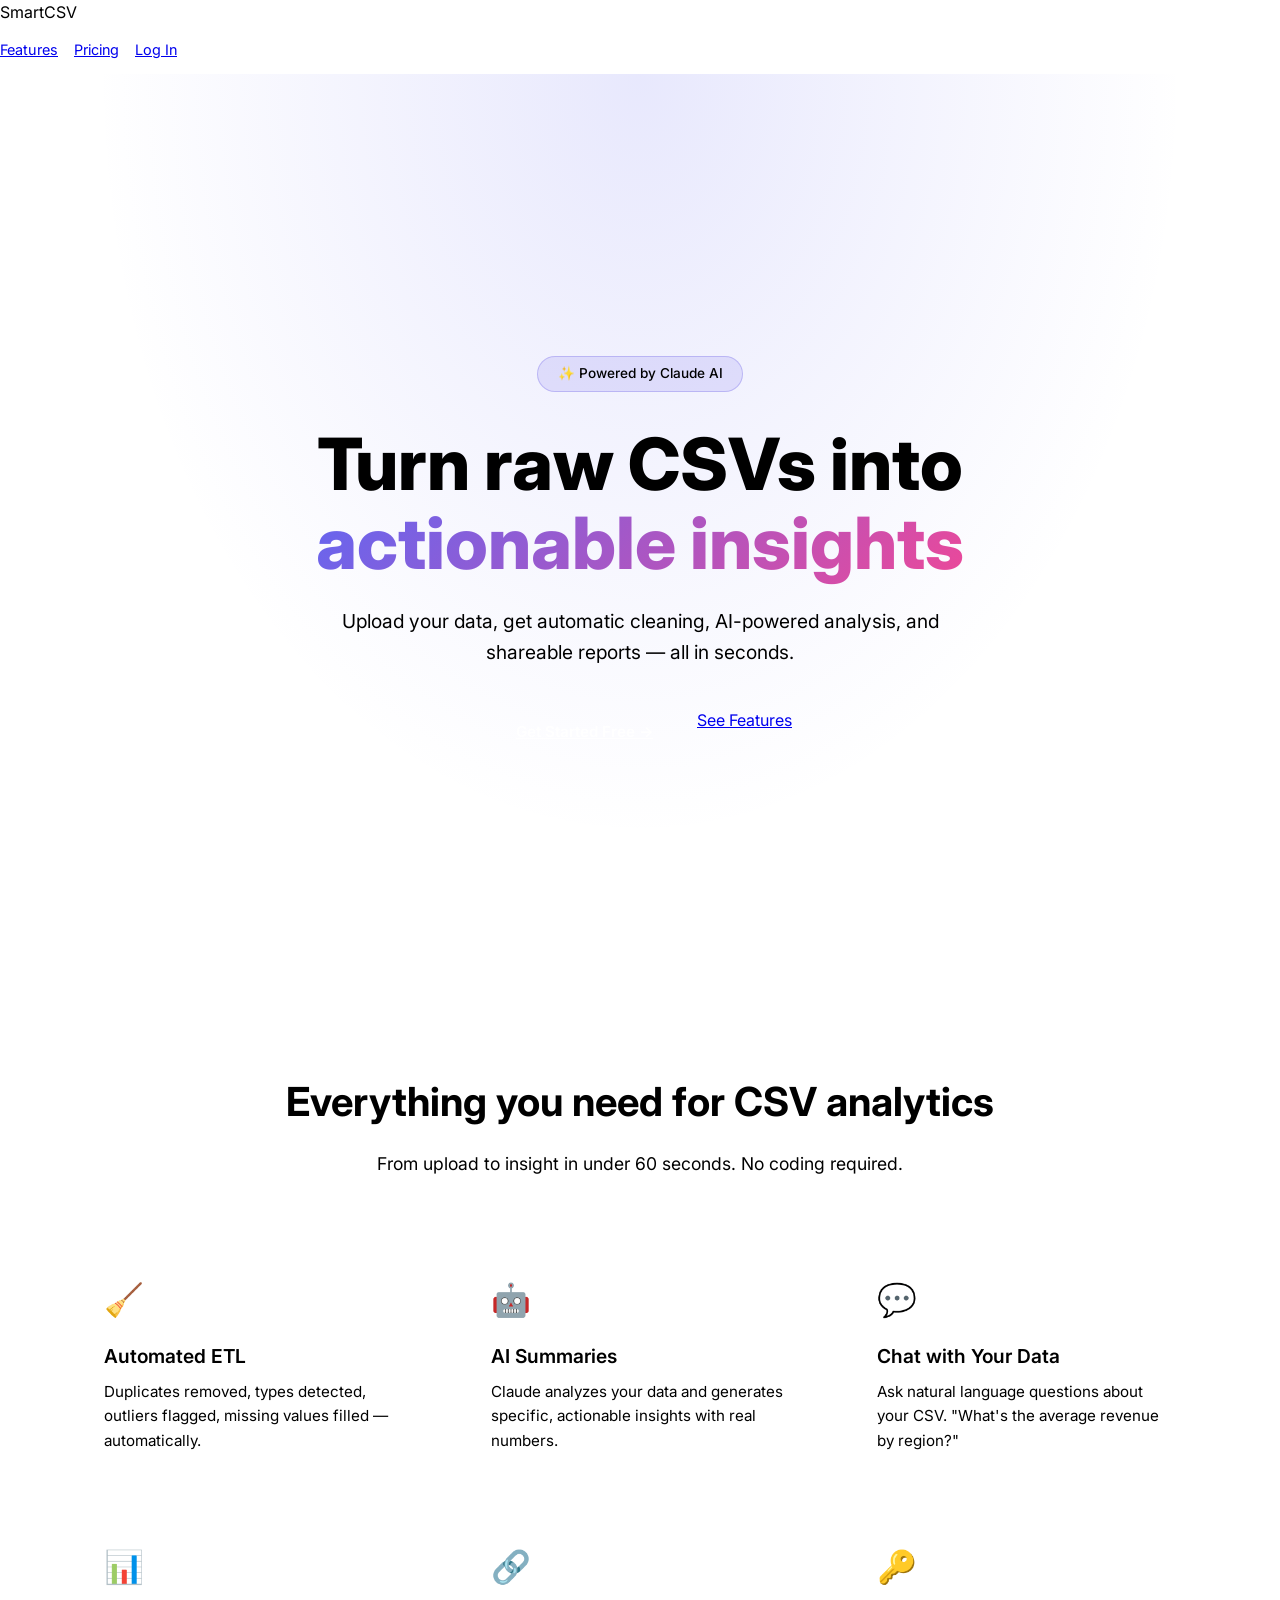
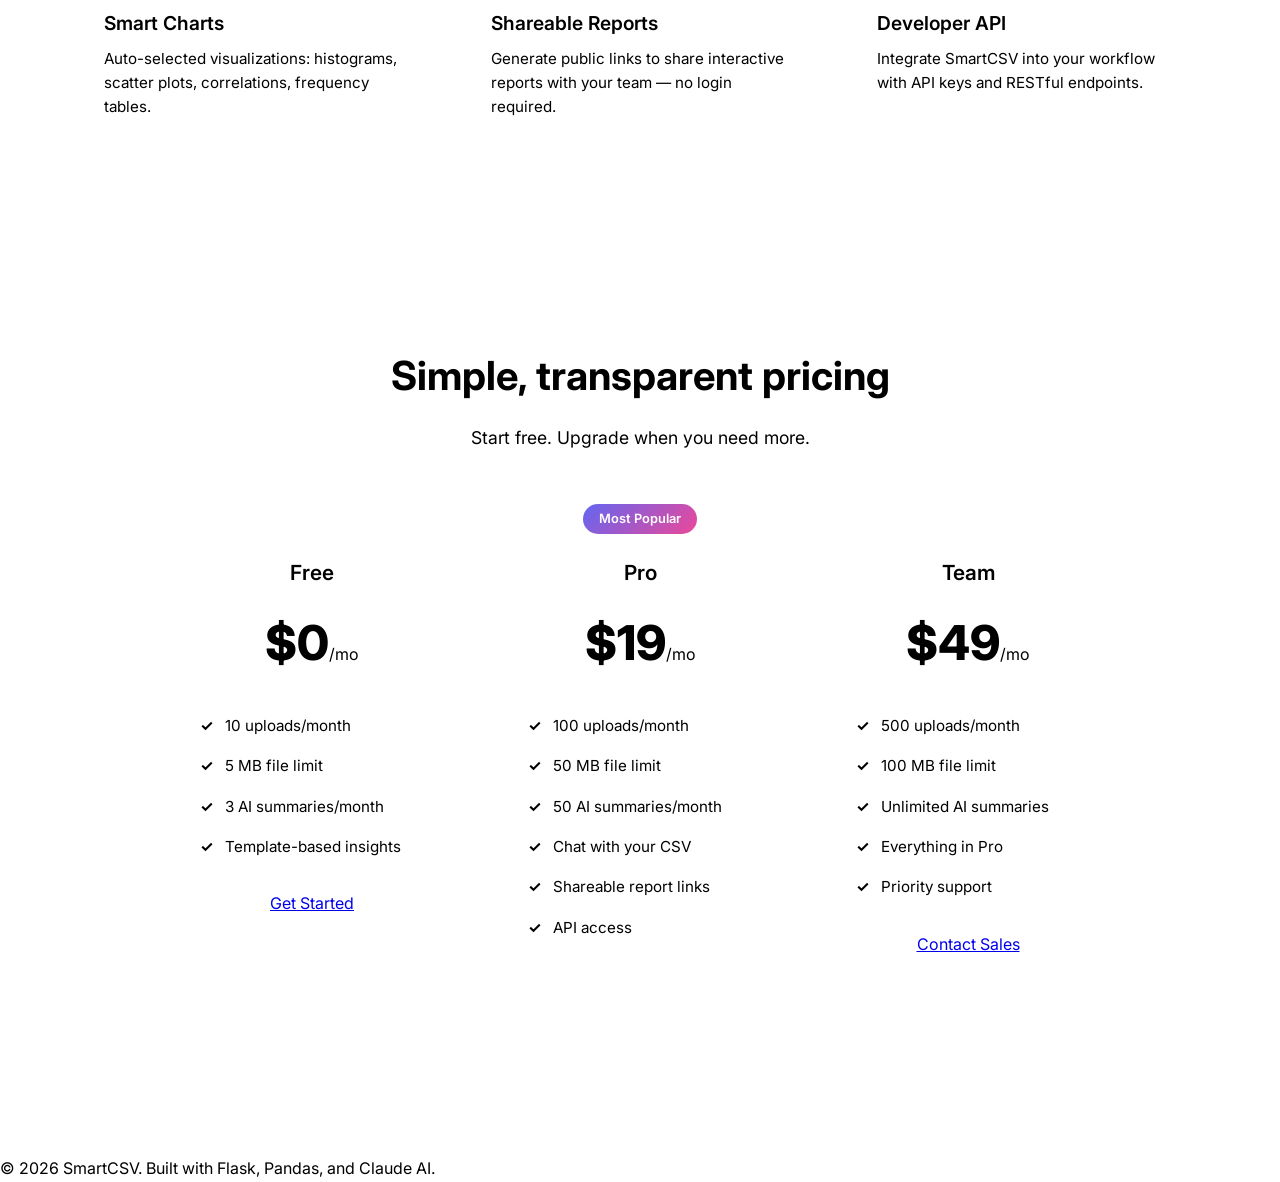
<file: templates/landing.html>
<!DOCTYPE html>
<html lang="en">
<head>
    <meta charset="UTF-8">
    <meta name="viewport" content="width=device-width, initial-scale=1.0">
    <title>SmartCSV — AI-Powered CSV Analytics Platform</title>
    <meta name="description" content="Upload CSV files, get automated ETL cleaning, AI-powered insights, and share interactive reports. Built for data teams.">
    <link rel="preconnect" href="https://fonts.googleapis.com">
    <link href="https://fonts.googleapis.com/css2?family=Inter:wght@300;400;500;600;700;800&display=swap" rel="stylesheet">
    <link rel="stylesheet" href="/static/css/style.css">
    <link rel="stylesheet" href="/static/css/landing.css">
</head>
<body>
    <nav>
        <div class="logo">SmartCSV</div>
        <div class="nav-links">
            <a href="#features">Features</a>
            <a href="#pricing">Pricing</a>
            <a href="/login">Log In</a>
            <a href="/register" class="btn btn-primary">Sign Up</a>
        </div>
    </nav>

    <section class="hero">
        <div class="badge">✨ Powered by Claude AI</div>
        <h1>Turn raw CSVs into <span>actionable insights</span></h1>
        <p>Upload your data, get automatic cleaning, AI-powered analysis, and shareable reports — all in seconds.</p>
        <div class="hero-cta">
            <a href="/register" class="btn btn-primary">Get Started Free →</a>
            <a href="#features" class="btn btn-outline">See Features</a>
        </div>
    </section>

    <section class="section" id="features">
        <div class="section-header">
            <h2>Everything you need for CSV analytics</h2>
            <p>From upload to insight in under 60 seconds. No coding required.</p>
        </div>
        <div class="features-grid">
            <div class="feature-card">
                <div class="feature-icon">🧹</div>
                <h3>Automated ETL</h3>
                <p>Duplicates removed, types detected, outliers flagged, missing values filled — automatically.</p>
            </div>
            <div class="feature-card">
                <div class="feature-icon">🤖</div>
                <h3>AI Summaries</h3>
                <p>Claude analyzes your data and generates specific, actionable insights with real numbers.</p>
            </div>
            <div class="feature-card">
                <div class="feature-icon">💬</div>
                <h3>Chat with Your Data</h3>
                <p>Ask natural language questions about your CSV. "What's the average revenue by region?"</p>
            </div>
            <div class="feature-card">
                <div class="feature-icon">📊</div>
                <h3>Smart Charts</h3>
                <p>Auto-selected visualizations: histograms, scatter plots, correlations, frequency tables.</p>
            </div>
            <div class="feature-card">
                <div class="feature-icon">🔗</div>
                <h3>Shareable Reports</h3>
                <p>Generate public links to share interactive reports with your team — no login required.</p>
            </div>
            <div class="feature-card">
                <div class="feature-icon">🔑</div>
                <h3>Developer API</h3>
                <p>Integrate SmartCSV into your workflow with API keys and RESTful endpoints.</p>
            </div>
        </div>
    </section>

    <section class="section" id="pricing">
        <div class="section-header">
            <h2>Simple, transparent pricing</h2>
            <p>Start free. Upgrade when you need more.</p>
        </div>
        <div class="pricing-grid">
            <div class="price-card">
                <h3>Free</h3>
                <div class="price">$0<span>/mo</span></div>
                <ul class="price-features">
                    <li>10 uploads/month</li>
                    <li>5 MB file limit</li>
                    <li>3 AI summaries/month</li>
                    <li>Template-based insights</li>
                </ul>
                <a href="/" class="btn btn-outline" style="width:100%;">Get Started</a>
            </div>
            <div class="price-card featured">
                <h3>Pro</h3>
                <div class="price">$19<span>/mo</span></div>
                <ul class="price-features">
                    <li>100 uploads/month</li>
                    <li>50 MB file limit</li>
                    <li>50 AI summaries/month</li>
                    <li>Chat with your CSV</li>
                    <li>Shareable report links</li>
                    <li>API access</li>
                </ul>
                <a href="/billing/checkout" class="btn btn-primary" style="width:100%;">Upgrade to Pro</a>
            </div>
            <div class="price-card">
                <h3>Team</h3>
                <div class="price">$49<span>/mo</span></div>
                <ul class="price-features">
                    <li>500 uploads/month</li>
                    <li>100 MB file limit</li>
                    <li>Unlimited AI summaries</li>
                    <li>Everything in Pro</li>
                    <li>Priority support</li>
                </ul>
                <a href="/billing/checkout" class="btn btn-outline" style="width:100%;">Contact Sales</a>
            </div>
        </div>
    </section>

    <footer>
        <p>© 2026 SmartCSV. Built with Flask, Pandas, and Claude AI.</p>
    </footer>
</body>
</html>
</file>
<file: static/css/style.css>
/* ═══════════════════════════════════════════════════════════════════
   SmartCSV – Premium Responsive Design System
   Dark/Light themes · Glassmorphism · Micro-animations · Mobile-first
   ═══════════════════════════════════════════════════════════════════ */

/* ── CSS Variables ──────────────────────────────────────────────── */
:root {
    --font: 'Inter', -apple-system, BlinkMacSystemFont, 'Segoe UI', sans-serif;
    --transition: 0.3s cubic-bezier(0.4, 0, 0.2, 1);
    --radius: 16px;
    --radius-sm: 10px;
    --radius-xs: 6px;
    --shadow-sm: 0 1px 3px rgba(0,0,0,0.08);
    --shadow-md: 0 4px 24px rgba(0,0,0,0.12);
    --shadow-lg: 0 12px 48px rgba(0,0,0,0.18);
    --max-w: 1200px;
}

/* ── Dark Theme (default) ──────────────────────────────────────── */
[data-theme="dark"] {
    --bg-primary: #0a0a1a;
    --bg-secondary: #12122a;
    --bg-card: rgba(20, 20, 50, 0.65);
    --bg-card-hover: rgba(30, 30, 70, 0.8);
    --bg-glass: rgba(255,255,255,0.04);
    --border: rgba(255,255,255,0.08);
    --border-hover: rgba(99,102,241,0.4);
    --text-primary: #f0f0f8;
    --text-secondary: #a0a0c0;
    --text-muted: #6b6b8a;
    --accent: #6366f1;
    --accent-hover: #818cf8;
    --accent-glow: rgba(99,102,241,0.25);
    --pink: #ec4899;
    --green: #22c55e;
    --amber: #f59e0b;
    --red: #ef4444;
    --cyan: #06b6d4;
    --upload-bg: rgba(99,102,241,0.06);
    --upload-border: rgba(99,102,241,0.2);
    --upload-border-active: rgba(99,102,241,0.6);
    --scrollbar-thumb: rgba(99,102,241,0.3);
    --table-stripe: rgba(255,255,255,0.02);
    --code-bg: rgba(0,0,0,0.3);
}

/* ── Light Theme ───────────────────────────────────────────────── */
[data-theme="light"] {
    --bg-primary: #f5f5ff;
    --bg-secondary: #ffffff;
    --bg-card: rgba(255,255,255,0.85);
    --bg-card-hover: rgba(255,255,255,0.95);
    --bg-glass: rgba(255,255,255,0.5);
    --border: rgba(0,0,0,0.08);
    --border-hover: rgba(99,102,241,0.35);
    --text-primary: #1a1a2e;
    --text-secondary: #4a4a6a;
    --text-muted: #8a8aa0;
    --accent: #6366f1;
    --accent-hover: #4f46e5;
    --accent-glow: rgba(99,102,241,0.15);
    --pink: #db2777;
    --green: #16a34a;
    --amber: #d97706;
    --red: #dc2626;
    --cyan: #0891b2;
    --upload-bg: rgba(99,102,241,0.04);
    --upload-border: rgba(99,102,241,0.2);
    --upload-border-active: rgba(99,102,241,0.6);
    --scrollbar-thumb: rgba(99,102,241,0.25);
    --table-stripe: rgba(0,0,0,0.02);
    --code-bg: rgba(0,0,0,0.05);
}

/* ── Reset & Base ──────────────────────────────────────────────── */
*, *::before, *::after { box-sizing: border-box; margin: 0; padding: 0; }
html { scroll-behavior: smooth; -webkit-font-smoothing: antialiased; }
body {
    font-family: var(--font);
    background: var(--bg-primary);
    color: var(--text-primary);
    line-height: 1.6;
    transition: background var(--transition), color var(--transition);
    min-height: 100vh;
}

/* Custom scrollbar */
::-webkit-scrollbar { width: 6px; }
::-webkit-scrollbar-track { background: transparent; }
::-webkit-scrollbar-thumb { background: var(--scrollbar-thumb); border-radius: 3px; }

/* ── Utilities ─────────────────────────────────────────────────── */
.hidden { display: none !important; }
.accent { color: var(--accent); }
.link { color: var(--accent); cursor: pointer; text-decoration: underline; text-underline-offset: 2px; }
.link:hover { color: var(--accent-hover); }
.icon { width: 18px; height: 18px; flex-shrink: 0; }

/* ── Navbar ────────────────────────────────────────────────────── */
.navbar {
    position: sticky; top: 0; z-index: 100;
    display: flex; align-items: center; justify-content: space-between;
    padding: 14px 32px;
    background: var(--bg-card);
    backdrop-filter: blur(20px) saturate(1.5);
    -webkit-backdrop-filter: blur(20px) saturate(1.5);
    border-bottom: 1px solid var(--border);
}
.nav-brand { display: flex; align-items: center; gap: 10px; }
.nav-logo { width: 34px; height: 34px; }
.nav-title { font-size: 1.2rem; font-weight: 700; letter-spacing: -0.5px; }
.nav-actions { display: flex; gap: 8px; align-items: center; }

.btn-icon {
    display: flex; align-items: center; justify-content: center;
    width: 38px; height: 38px;
    border: 1px solid var(--border); border-radius: var(--radius-xs);
    background: transparent; color: var(--text-secondary);
    cursor: pointer; transition: all var(--transition);
    font-size: 16px;
}
.btn-icon:hover { background: var(--bg-glass); color: var(--accent); border-color: var(--border-hover); }

/* ── Container ─────────────────────────────────────────────────── */
.container {
    max-width: var(--max-w);
    margin: 0 auto;
    padding: 24px 24px 80px;
}

/* ── Hero ───────────────────────────────────────────────────────── */
.hero { text-align: center; padding: 48px 0 32px; }
.hero-title {
    font-size: clamp(2rem, 5vw, 3.2rem);
    font-weight: 800; letter-spacing: -1px;
    line-height: 1.15; margin-bottom: 12px;
    background: linear-gradient(135deg, var(--text-primary) 40%, var(--accent));
    -webkit-background-clip: text; -webkit-text-fill-color: transparent;
    background-clip: text;
}
.hero-subtitle {
    font-size: 1.05rem; color: var(--text-secondary);
    max-width: 520px; margin: 0 auto 36px;
}

/* ── Upload Zone ───────────────────────────────────────────────── */
.upload-zone {
    position: relative;
    max-width: 560px; margin: 0 auto;
    border: 2px dashed var(--upload-border);
    border-radius: var(--radius);
    background: var(--upload-bg);
    padding: 48px 24px;
    cursor: pointer;
    transition: all var(--transition);
}
.upload-zone:hover, .upload-zone.drag-over {
    border-color: var(--upload-border-active);
    background: rgba(99,102,241,0.1);
    box-shadow: 0 0 30px var(--accent-glow);
    transform: translateY(-2px);
}
.upload-zone-inner { display: flex; flex-direction: column; align-items: center; gap: 10px; }
.upload-icon { width: 48px; height: 48px; color: var(--accent); opacity: 0.8; }
.upload-text { font-size: 1.05rem; font-weight: 600; color: var(--text-primary); }
.upload-hint { font-size: 0.85rem; color: var(--text-muted); }

/* ── File Preview ──────────────────────────────────────────────── */
.file-preview {
    display: flex; align-items: center; justify-content: space-between;
    max-width: 560px; margin: 16px auto 0;
    padding: 12px 16px;
    background: var(--bg-card);
    border: 1px solid var(--border);
    border-radius: var(--radius-sm);
    animation: slideUp 0.3s ease;
}
.file-info { display: flex; align-items: center; gap: 10px; }
.file-name { font-weight: 600; font-size: 0.92rem; }
.file-size { color: var(--text-muted); font-size: 0.82rem; }

/* ── Panels ────────────────────────────────────────────────────── */
.panel {
    margin-top: 28px;
    background: var(--bg-card);
    backdrop-filter: blur(12px);
    -webkit-backdrop-filter: blur(12px);
    border: 1px solid var(--border);
    border-radius: var(--radius);
    padding: 28px;
    animation: fadeIn 0.5s ease;
}
.panel-header { margin-bottom: 20px; }
.panel-title { font-size: 1.2rem; font-weight: 700; }
.panel-actions { margin-top: 20px; display: flex; justify-content: center; }

/* ── Buttons ───────────────────────────────────────────────────── */
.btn-primary {
    display: inline-flex; align-items: center; gap: 8px;
    padding: 12px 28px;
    background: linear-gradient(135deg, var(--accent), var(--pink));
    color: #fff; font-weight: 600; font-size: 0.95rem;
    border: none; border-radius: var(--radius-sm);
    cursor: pointer; transition: all var(--transition);
    box-shadow: 0 4px 20px var(--accent-glow);
}
.btn-primary:hover:not(:disabled) {
    transform: translateY(-2px);
    box-shadow: 0 6px 30px var(--accent-glow);
    filter: brightness(1.1);
}
.btn-primary:disabled { opacity: 0.5; cursor: not-allowed; }
.btn-sm { padding: 8px 20px; font-size: 0.85rem; }

/* ── Metadata Grid ─────────────────────────────────────────────── */
.meta-grid {
    display: grid;
    grid-template-columns: repeat(auto-fill, minmax(200px, 1fr));
    gap: 14px;
}
.meta-card {
    padding: 16px;
    background: var(--bg-glass);
    border: 1px solid var(--border);
    border-radius: var(--radius-sm);
    transition: all var(--transition);
}
.meta-card:hover {
    border-color: var(--border-hover);
    transform: translateY(-2px);
    box-shadow: 0 4px 16px var(--accent-glow);
}
.meta-label { font-size: 0.75rem; text-transform: uppercase; letter-spacing: 1px; color: var(--text-muted); margin-bottom: 4px; }
.meta-value { font-size: 1.35rem; font-weight: 700; color: var(--accent); }
.meta-value.small { font-size: 0.9rem; font-weight: 500; color: var(--text-secondary); }

/* ── Loader ────────────────────────────────────────────────────── */
.loader-container { display: flex; flex-direction: column; align-items: center; padding: 40px; gap: 18px; }
.loader-spinner {
    width: 52px; height: 52px;
    border: 3px solid var(--border);
    border-top-color: var(--accent);
    border-radius: 50%;
    animation: spin 0.8s linear infinite;
}
.loader-text { font-size: 1rem; font-weight: 600; color: var(--text-secondary); }
.loader-steps { display: flex; flex-direction: column; gap: 6px; width: 100%; max-width: 400px; }
.loader-step {
    display: flex; align-items: center; gap: 8px;
    font-size: 0.82rem; color: var(--text-muted);
    padding: 6px 12px;
    background: var(--bg-glass);
    border-radius: var(--radius-xs);
    animation: slideUp 0.3s ease;
}
.loader-step.done { color: var(--green); }
.loader-step.active { color: var(--accent); font-weight: 600; }

/* ── ETL Summary ───────────────────────────────────────────────── */
.etl-content { display: flex; flex-direction: column; gap: 12px; }
.etl-tag {
    display: inline-flex; align-items: center; gap: 6px;
    padding: 6px 14px;
    background: var(--bg-glass);
    border: 1px solid var(--border);
    border-radius: 100px;
    font-size: 0.82rem;
    color: var(--text-secondary);
    transition: all var(--transition);
}
.etl-tag:hover { border-color: var(--accent); color: var(--accent); }
.etl-tags { display: flex; flex-wrap: wrap; gap: 8px; margin-top: 8px; }
.etl-stats-grid {
    display: flex; flex-wrap: wrap; gap: 12px;
}
.etl-stat {
    display: flex; align-items: center; gap: 12px;
    padding: 12px 16px;
    background: var(--bg-glass);
    border-radius: var(--radius-sm);
    flex: 1; min-width: 150px;
}
.etl-stat-label { font-size: 0.85rem; color: var(--text-muted); }
.etl-stat-value { font-weight: 700; color: var(--green); font-size: 1.1rem; }

/* ── Insight Cards ─────────────────────────────────────────────── */
.insight-cards { display: grid; grid-template-columns: repeat(auto-fill, minmax(320px, 1fr)); gap: 14px; }
.insight-card {
    padding: 18px;
    background: var(--bg-glass);
    border: 1px solid var(--border);
    border-radius: var(--radius-sm);
    font-size: 0.9rem;
    line-height: 1.65;
    color: var(--text-secondary);
    transition: all var(--transition);
    position: relative;
    overflow: hidden;
}
.insight-card::before {
    content: '';
    position: absolute; top: 0; left: 0;
    width: 3px; height: 100%;
    background: linear-gradient(180deg, var(--accent), var(--pink));
    border-radius: 3px 0 0 3px;
}
.insight-card:hover {
    border-color: var(--border-hover);
    transform: translateY(-2px);
    box-shadow: 0 8px 24px var(--accent-glow);
    color: var(--text-primary);
}
.insight-card .number {
    display: inline-flex; align-items: center; justify-content: center;
    width: 24px; height: 24px;
    background: var(--accent);
    color: #fff; font-size: 0.72rem; font-weight: 700;
    border-radius: 50%; margin-right: 8px;
}

/* ── Stats Table ───────────────────────────────────────────────── */
.stats-table-wrapper { overflow-x: auto; border-radius: var(--radius-sm); }
.stats-table {
    width: 100%; border-collapse: collapse;
    font-size: 0.85rem;
}
.stats-table th {
    text-align: left;
    padding: 10px 14px;
    background: var(--bg-glass);
    color: var(--text-muted);
    font-weight: 600; font-size: 0.75rem;
    text-transform: uppercase; letter-spacing: 0.8px;
    border-bottom: 1px solid var(--border);
    position: sticky; top: 0; z-index: 1;
}
.stats-table td {
    padding: 10px 14px;
    border-bottom: 1px solid var(--border);
    color: var(--text-secondary);
}
.stats-table tr:nth-child(even) td { background: var(--table-stripe); }
.stats-table tr:hover td { background: var(--bg-card-hover); color: var(--text-primary); }

/* ── Charts Grid ───────────────────────────────────────────────── */
.charts-grid { display: grid; grid-template-columns: repeat(auto-fill, minmax(420px, 1fr)); gap: 20px; }
.chart-card {
    background: var(--bg-glass);
    border: 1px solid var(--border);
    border-radius: var(--radius-sm);
    padding: 20px;
    transition: all var(--transition);
}
.chart-card:hover { border-color: var(--border-hover); box-shadow: 0 4px 20px var(--accent-glow); }
.chart-title {
    font-size: 0.85rem; font-weight: 600;
    color: var(--text-primary); margin-bottom: 14px;
    text-transform: capitalize;
}
.chart-canvas-wrapper { position: relative; width: 100%; height: 300px; }
.chart-canvas-wrapper canvas { width: 100% !important; height: 100% !important; }

/* ── Heatmap ───────────────────────────────────────────────────── */
.heatmap-wrapper { overflow-x: auto; }
.heatmap-table { border-collapse: collapse; font-size: 0.78rem; }
.heatmap-table th, .heatmap-table td { padding: 8px 10px; text-align: center; border: 1px solid var(--border); min-width: 60px; }
.heatmap-table th { background: var(--bg-glass); color: var(--text-muted); font-weight: 600; }

/* ── Download Bar ──────────────────────────────────────────────── */
.download-bar {
    position: fixed; bottom: 0; left: 0; right: 0;
    display: flex; align-items: center; justify-content: center; gap: 16px;
    padding: 14px 24px;
    background: var(--bg-card);
    backdrop-filter: blur(20px);
    -webkit-backdrop-filter: blur(20px);
    border-top: 1px solid var(--border);
    animation: slideUp 0.4s ease;
    z-index: 90;
}
.download-info { display: flex; align-items: center; gap: 8px; font-size: 0.9rem; color: var(--text-secondary); }

/* ── Footer ────────────────────────────────────────────────────── */
.footer {
    text-align: center; padding: 24px;
    color: var(--text-muted); font-size: 0.82rem;
    border-top: 1px solid var(--border);
    margin-top: 48px;
}

/* ── Animations ────────────────────────────────────────────────── */
@keyframes fadeIn { from { opacity: 0; transform: translateY(12px); } to { opacity: 1; transform: none; } }
@keyframes slideUp { from { opacity: 0; transform: translateY(8px); } to { opacity: 1; transform: none; } }
@keyframes spin { to { transform: rotate(360deg); } }
@keyframes pulse { 0%, 100% { opacity: 1; } 50% { opacity: 0.5; } }

/* ── UI Enhancements (Dashboard, Chat, Share Modal) ──────────────── */
.nav-links { display: flex; align-items: center; gap: 16px; font-size: 0.9rem; }
.nav-user { font-weight: 600; display: flex; align-items: center; gap: 8px; }
.badge { background: var(--accent); color: white; padding: 2px 6px; border-radius: 4px; font-size: 0.7rem; font-weight: bold; }
.nav-link { color: var(--text-secondary); text-decoration: none; transition: color 0.2s; }
.nav-link:hover { color: var(--text-primary); }

.dashboard { max-width: 1000px; margin: 0 auto 32px; animation: slideUp 0.4s ease; }
.dashboard-header { display: flex; justify-content: space-between; align-items: center; margin-bottom: 24px; padding: 24px; background: var(--bg-card); border-radius: var(--radius); border: 1px solid var(--border); }
.dashboard-tabs { display: flex; gap: 12px; margin-bottom: 24px; border-bottom: 1px solid var(--border); padding-bottom: 12px; }

.config-section { margin-top: 24px; padding-top: 24px; border-top: 1px solid var(--border); }
.config-title { font-size: 0.95rem; font-weight: 600; margin-bottom: 16px; }
.form-group { margin-bottom: 16px; }
.form-group label { display: block; font-size: 0.85rem; color: var(--text-muted); margin-bottom: 8px; }
.form-control { width: 100%; padding: 10px 14px; background: var(--bg-glass); border: 1px solid var(--border); border-radius: var(--radius-sm); color: var(--text-primary); font-family: var(--font); outline: none; transition: border-color 0.2s; }
.form-control:focus { border-color: var(--accent); }

.alert { padding: 12px 16px; border-radius: var(--radius-sm); margin-bottom: 20px; font-size: 0.9rem; line-height: 1.5; }
.alert strong { display: block; margin-bottom: 4px; }
.alert:not(.hidden) { display: block; }
.alert { background: rgba(239, 68, 68, 0.1); border: 1px solid rgba(239, 68, 68, 0.2); color: var(--red); }

/* Results Nav Tabs */
.results-nav { display: flex; gap: 8px; margin-top: 32px; border-bottom: 1px solid var(--border); padding-bottom: 16px; overflow-x: auto; }
.tab-btn { background: transparent; border: 1px solid transparent; color: var(--text-secondary); font-weight: 500; font-size: 0.9rem; padding: 8px 16px; border-radius: var(--radius-sm); cursor: pointer; transition: all 0.2s; white-space: nowrap; display: flex; align-items: center; gap: 8px; }
.tab-btn:hover { background: var(--bg-glass); color: var(--text-primary); }
.tab-btn.active { background: var(--accent); color: #fff; box-shadow: 0 4px 12px var(--accent-glow); }
.tab-btn.disabled-feature { opacity: 0.5; cursor: not-allowed; }

.results-container { min-height: 400px; }
.tab-pane { display: none; animation: fadeIn 0.3s ease; }
.tab-pane.active { display: block; }

/* Chat Panel */
.chat-panel { display: flex; flex-direction: column; height: 600px; padding: 0; overflow: hidden; }
.chat-header { padding: 20px 24px; border-bottom: 1px solid var(--border); display: flex; justify-content: space-between; align-items: center; }
.chat-history { flex: 1; overflow-y: auto; padding: 24px; display: flex; flex-direction: column; gap: 16px; background: rgba(0,0,0,0.1); }
.chat-message { display: flex; max-width: 85%; }
.chat-message.user { align-self: flex-end; }
.chat-message.assistant { align-self: flex-start; }
.message-content { padding: 12px 16px; border-radius: var(--radius-sm); font-size: 0.95rem; line-height: 1.5; }
.chat-message.user .message-content { background: var(--accent); color: #fff; border-bottom-right-radius: 4px; }
.chat-message.assistant .message-content { background: var(--bg-glass); border: 1px solid var(--border); border-bottom-left-radius: 4px; color: var(--text-primary); }
.chat-input-wrapper { display: flex; gap: 12px; padding: 20px 24px; border-top: 1px solid var(--border); background: var(--bg-card); }
.chat-input { flex: 1; padding: 12px 16px; background: var(--bg-glass); border: 1px solid var(--border); border-radius: 24px; color: var(--text-primary); font-family: var(--font); outline: none; transition: border-color 0.2s; }
.chat-input:focus { border-color: var(--accent); }

/* Buttons */
.btn-secondary { display: inline-flex; align-items: center; gap: 8px; padding: 12px 28px; background: var(--bg-glass); color: var(--text-primary); font-weight: 600; font-size: 0.95rem; border: 1px solid var(--border); border-radius: var(--radius-sm); cursor: pointer; transition: all var(--transition); }
.btn-secondary:hover:not(:disabled) { background: var(--border); transform: translateY(-2px); }

/* Download Actions */
.download-actions { display: flex; gap: 12px; }

/* Modal */
.modal { position: fixed; inset: 0; background: rgba(0,0,0,0.6); backdrop-filter: blur(4px); z-index: 999; display: flex; align-items: center; justify-content: center; animation: fadeIn 0.2s; }
.modal-content { background: var(--bg-card); border: 1px solid var(--border); border-radius: var(--radius); width: 100%; max-width: 480px; box-shadow: var(--shadow-lg); overflow: hidden; }
.modal-header { padding: 20px 24px; border-bottom: 1px solid var(--border); display: flex; justify-content: space-between; align-items: center; }
.modal-title { font-weight: 700; font-size: 1.1rem; }
.modal-body { padding: 24px; }
.modal-body p { margin-bottom: 20px; font-size: 0.9rem; color: var(--text-secondary); }
.modal-footer { padding: 20px 24px; border-top: 1px solid var(--border); display: flex; justify-content: flex-end; gap: 12px; background: rgba(0,0,0,0.1); }
.share-link-box { display: flex; gap: 8px; margin-top: 24px; }

/* Loading dots for chat */
.typing-indicator { display: flex; gap: 4px; padding: 4px; }
.typing-indicator span { display: block; width: 6px; height: 6px; background: var(--text-secondary); border-radius: 50%; animation: pulse 1s infinite alternate; }
.typing-indicator span:nth-child(2) { animation-delay: 0.2s; }
.typing-indicator span:nth-child(3) { animation-delay: 0.4s; }

/* ── Responsive ────────────────────────────────────────────────── */
@media (max-width: 768px) {
    .navbar { padding: 12px 16px; }
    .container { padding: 16px 12px 80px; }
    .hero { padding: 28px 0 20px; }
    .upload-zone { padding: 32px 16px; }
    .panel { padding: 18px; }
    .meta-grid { grid-template-columns: repeat(auto-fill, minmax(140px, 1fr)); }
    .charts-grid { grid-template-columns: 1fr; }
    .insight-cards { grid-template-columns: 1fr; }
    .chart-canvas-wrapper { height: 240px; }
}
@media (max-width: 480px) {
    .hero-title { font-size: 1.6rem; }
    .meta-grid { grid-template-columns: 1fr 1fr; }
    .download-bar { flex-direction: column; gap: 10px; }
}
</file>
<file: static/css/landing.css>
/* ── Landing Page Specific Styles ─── */
.badge {
    display: inline-block; padding: 0.4rem 1.2rem; border-radius: 999px;
    background: rgba(108, 92, 231, 0.15); border: 1px solid rgba(108, 92, 231, 0.3);
    color: var(--accent-glow); font-size: 0.85rem; font-weight: 500; margin-bottom: 2rem;
}
.hero {
    min-height: 100vh; display: flex; flex-direction: column; align-items: center; justify-content: center;
    text-align: center; padding: 8rem 2rem 4rem;
    background: radial-gradient(ellipse at 50% 0%, rgba(99, 102, 241, 0.15) 0%, transparent 60%);
}
.hero h1 { font-size: clamp(2.5rem, 6vw, 4.5rem); font-weight: 800; line-height: 1.1; margin-bottom: 1.5rem; max-width: 800px; }
.hero h1 span { background: linear-gradient(135deg, #6366f1 0%, #ec4899 100%); -webkit-background-clip: text; -webkit-text-fill-color: transparent; }
.hero p { font-size: 1.2rem; color: var(--text-muted); max-width: 600px; margin-bottom: 2.5rem; }
.hero-cta { display: flex; gap: 1rem; flex-wrap: wrap; justify-content: center; }

/* ── Features ─── */
.section { padding: 6rem 2rem; max-width: 1200px; margin: 0 auto; }
.section-header { text-align: center; margin-bottom: 4rem; }
.section-header h2 { font-size: 2.5rem; font-weight: 700; margin-bottom: 1rem; }
.section-header p { color: var(--text-muted); font-size: 1.1rem; max-width: 600px; margin: 0 auto; }
.features-grid { display: grid; grid-template-columns: repeat(auto-fit, minmax(320px, 1fr)); gap: 1.5rem; }
.feature-card {
    background: var(--bg-card); border: 1px solid var(--border); border-radius: 16px;
    padding: 2rem; transition: all 0.3s;
}
.feature-card:hover { border-color: var(--accent); transform: translateY(-4px); box-shadow: 0 12px 40px rgba(99, 102, 241, 0.15); }
.feature-icon { font-size: 2rem; margin-bottom: 1rem; }
.feature-card h3 { font-size: 1.2rem; font-weight: 600; margin-bottom: 0.5rem; }
.feature-card p { color: var(--text-muted); font-size: 0.95rem; }

/* ── Pricing ─── */
.pricing-grid { display: grid; grid-template-columns: repeat(auto-fit, minmax(280px, 1fr)); gap: 1.5rem; max-width: 960px; margin: 0 auto; }
.price-card {
    background: var(--bg-card); border: 1px solid var(--border); border-radius: 16px;
    padding: 2.5rem; text-align: center; position: relative; transition: all 0.3s;
}
.price-card:hover { border-color: var(--border-hover); transform: translateY(-2px); box-shadow: var(--shadow-lg); }
.price-card.featured { border-color: var(--accent); background: var(--bg-secondary); }
.price-card.featured::before {
    content: 'Most Popular'; position: absolute; top: -12px; left: 50%; transform: translateX(-50%);
    background: linear-gradient(135deg, #6366f1 0%, #ec4899 100%); color: #fff; padding: 0.3rem 1rem; border-radius: 999px; font-size: 0.8rem; font-weight: 600;
}
.price-card h3 { font-size: 1.3rem; font-weight: 600; margin-bottom: 0.5rem; }
.price { font-size: 3rem; font-weight: 800; margin: 1rem 0; }
.price span { font-size: 1rem; color: var(--text-muted); font-weight: 400; }
.price-features { list-style: none; margin: 1.5rem 0; text-align: left; }
.price-features li { padding: 0.5rem 0; color: var(--text-muted); font-size: 0.95rem; }
.price-features li::before { content: '✓ '; color: var(--green); font-weight: 700; margin-right: 0.5rem; }

@media (max-width: 768px) {
    .hero h1 { font-size: 2.2rem; }
    .pricing-grid { grid-template-columns: 1fr; }
}
</file>
